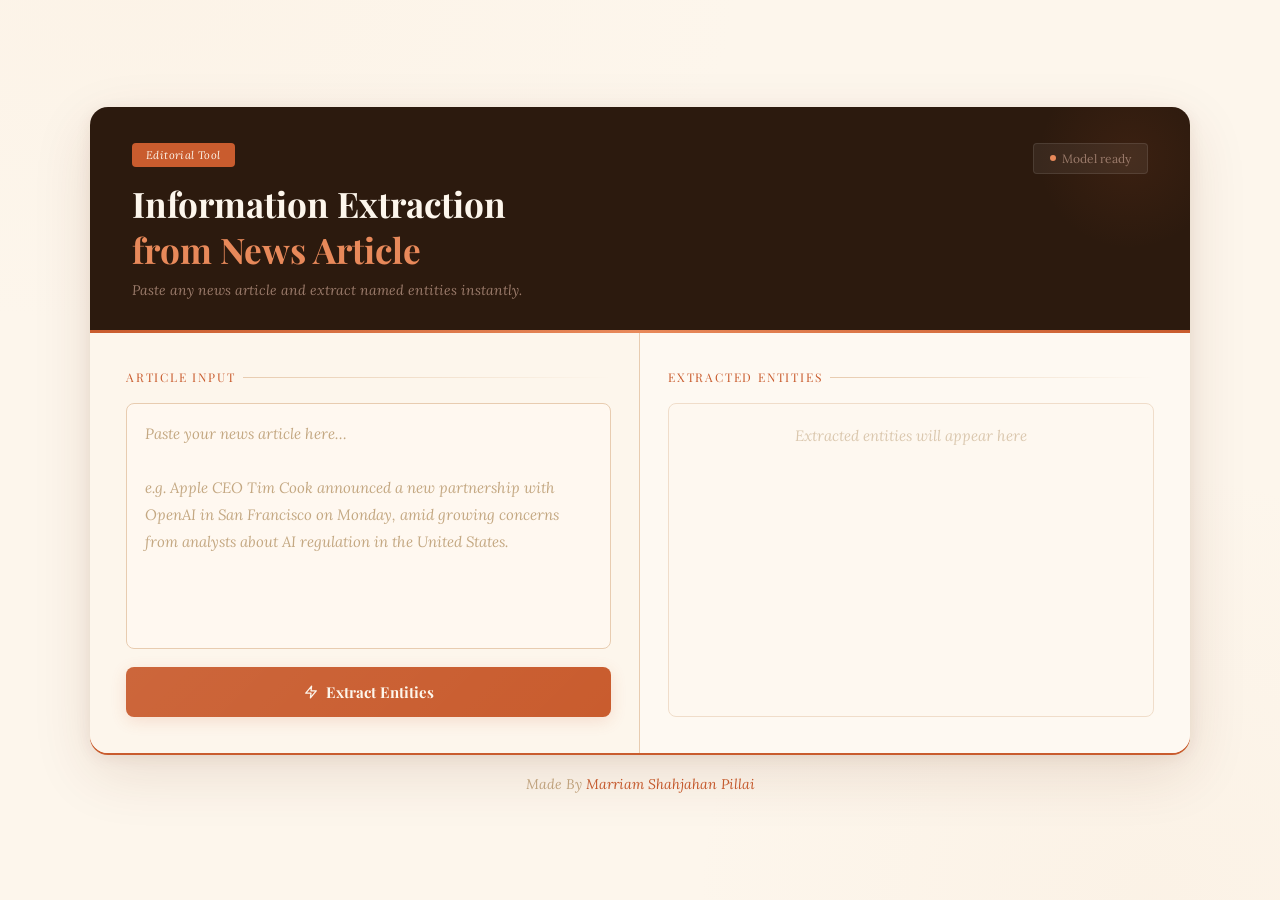
<file: index.html>
<!DOCTYPE html>
<html lang="en">
<head>

<meta charset="UTF-8"/>
<meta name="viewport" content="width=device-width,initial-scale=1.0"/>

<title>Information Extraction from News Article</title>

<link href="https://fonts.googleapis.com/css2?family=Playfair+Display:ital,wght@0,700;1,400&family=Lora:ital,wght@0,400;0,500;1,400&display=swap" rel="stylesheet"/>

<link rel="stylesheet" href="/static/style.css">

</head>

<body>

<div class="outer">

  <!-- Header -->
  <div class="hdr">
    <div class="hdr-inner">

      <div>
        <div class="badge">Editorial Tool</div>

        <h1>
          Information Extraction<br>
          <span>from News Article</span>
        </h1>

        <p class="hdr-sub">
          Paste any news article and extract named entities instantly.
        </p>
      </div>

      <div class="status-pill">
        <span class="dot"></span>
        Model ready
      </div>

    </div>
  </div>

  <!-- Panels -->
  <div class="panels">

    <!-- Left -->
    <div class="left">

      <div class="panel-label">Article Input</div>

      <textarea id="articleInput" placeholder="Paste your news article here…

e.g. Apple CEO Tim Cook announced a new partnership with OpenAI in San Francisco on Monday, amid growing concerns from analysts about AI regulation in the United States."></textarea>

      <button class="btn" id="extractBtn" onclick="extractEntities()">

        <svg width="14" height="14" viewBox="0 0 24 24" fill="none" stroke="currentColor" stroke-width="2.2" stroke-linecap="round" stroke-linejoin="round">
          <polygon points="13 2 3 14 12 14 11 22 21 10 12 10 13 2"/>
        </svg>

        <span class="btn-text">Extract Entities</span>

      </button>

    </div>

    <!-- Right -->
    <div class="right">

      <div class="panel-label">Extracted Entities</div>

      <div class="output watermark" id="outputBox">
Extracted entities will appear here
</div>

    </div>

  </div>

</div>

<footer>
Made By <span>Marriam Shahjahan Pillai</span>
</footer>

<script src="/static/script.js"></script>

</body>
</html>
</file>
<file: static/style.css>
*,*::before,*::after{
  box-sizing:border-box;
  margin:0;
  padding:0;
}

:root{
  --cream:      #fdf6ec;
  --cream-soft: #fef9f2;
  --cream-warm: #fff8f0;
  --terra:      #c95c2e;
  --terra-dark: #a84520;
  --terra-light:#e8895a;
  --border:     #e8ccb0;
  --border-mid: #e8c0a8;
  --tag-bg:     #fce8dc;
  --tag-text:   #7a2c0e;
  --brown:      #2c1a0e;
  --text-muted: #9a7a6a;
  --text-light: #c4a882;
}

/* ── BODY ── */
body{
  font-family:'Lora',serif;
  background:var(--cream);
  background-image:
    radial-gradient(ellipse 80% 60% at 10% 0%,#f5e0c820,transparent 60%),
    radial-gradient(ellipse 60% 80% at 90% 100%,#e8c4a015,transparent 60%);
  min-height:100vh;
  display:flex;
  flex-direction:column;
  align-items:center;
  justify-content:center;
  padding:40px 20px;
}

/* ── OUTER CARD ── */
.outer{
  width:100%;
  max-width:1100px;
  background:var(--cream);
  border-radius:18px;
  box-shadow:
    0 2px 0 var(--terra),
    0 20px 60px rgba(100,40,10,.12),
    0 4px 16px rgba(100,40,10,.08);
  overflow:hidden;
  animation:fadeUp .55s ease both;
}

@keyframes fadeUp{
  from{opacity:0;transform:translateY(20px);}
  to{opacity:1;transform:translateY(0);}
}

/* ── HEADER ── */
.hdr{
  background:var(--brown);
  padding:36px 42px 34px;
  position:relative;
  overflow:hidden;
}

.hdr::before{
  content:'';position:absolute;
  top:-50px;right:-40px;
  width:200px;height:200px;
  background:radial-gradient(circle,#c95c2e18,transparent 65%);
}

.hdr::after{
  content:'';position:absolute;
  bottom:0;left:0;right:0;height:3px;
  background:linear-gradient(90deg,var(--terra),var(--terra-light),var(--terra));
}

.hdr-inner{
  position:relative;z-index:1;
  display:flex;align-items:flex-start;
  justify-content:space-between;flex-wrap:wrap;gap:12px;
}

.badge{
  display:inline-block;
  background:var(--terra);
  color:var(--cream);
  font-family:'Lora',serif;
  font-style:italic;
  font-size:11px;
  padding:5px 14px;
  border-radius:4px;
  margin-bottom:14px;
  letter-spacing:.4px;
}

h1{
  font-family:'Playfair Display',serif;
  font-size:2.2rem;
  font-weight:700;
  color:var(--cream);
  line-height:1.3;
}

h1 span{color:var(--terra-light);}

.hdr-sub{
  font-size:14px;
  color:var(--text-muted);
  margin-top:9px;
  font-style:italic;
}

.status-pill{
  display:inline-flex;align-items:center;gap:6px;
  background:#ffffff10;border:1px solid #ffffff18;
  color:#9a7a6a;font-size:12px;
  padding:7px 16px;border-radius:4px;
}

.dot{
  width:6px;height:6px;border-radius:50%;
  background:var(--terra-light);
  animation:pulse 2s ease-in-out infinite;
}

@keyframes pulse{
  0%,100%{opacity:1;}
  50%{opacity:.4;}
}

/* ── PANELS ── */
.panels{display:grid;grid-template-columns:1fr 1fr;}

.left{
  padding:36px 28px 36px 36px;
  border-right:1.5px solid var(--border);
  display:flex;flex-direction:column;gap:18px;
  background:var(--cream);
}

.right{
  padding:36px 36px 36px 28px;
  background:var(--cream-soft);
  display:flex;flex-direction:column;gap:18px;
  min-height:420px;
}

/* ── PANEL LABEL ── */
.panel-label{
  font-family:'Playfair Display',serif;
  font-size:12px;color:var(--terra);
  letter-spacing:1.8px;text-transform:uppercase;
  display:flex;align-items:center;gap:8px;
}

.panel-label::after{
  content:'';flex:1;height:1px;
  background:linear-gradient(90deg,var(--border),transparent);
}

/* ── TEXTAREA ── */
textarea{
  width:100%;flex:1;min-height:240px;
  background:var(--cream-warm);
  border:1.5px solid var(--border);border-radius:8px;
  padding:16px 18px;
  font-size:15px;font-family:'Lora',serif;
  line-height:1.8;color:#5a3020;
  resize:none;outline:none;
  transition:border-color .25s,box-shadow .25s;
}

textarea::placeholder{color:var(--text-light);font-style:italic;}

textarea:focus{
  border-color:#c95c2e55;
  box-shadow:0 0 0 4px #c95c2e0a;
}

/* ── BUTTON ── */
.btn{
  width:100%;padding:15px;
  font-size:15px;font-family:'Playfair Display',serif;font-weight:700;
  background:var(--terra);border:none;border-radius:8px;
  color:var(--cream);cursor:pointer;
  display:flex;align-items:center;justify-content:center;gap:8px;
  transition:transform .2s,box-shadow .2s,background .2s;
  box-shadow:0 4px 16px #c95c2e28;
  position:relative;overflow:hidden;
}

.btn::before{
  content:'';position:absolute;inset:0;
  background:linear-gradient(135deg,#ffffff10,transparent);
}

.btn:hover:not(:disabled){
  background:var(--terra-dark);
  transform:translateY(-2px);
  box-shadow:0 8px 22px #c95c2e35;
}

.btn:active:not(:disabled){transform:translateY(0);}

.btn:disabled{opacity:.5;cursor:not-allowed;}

.btn svg,.btn-text{position:relative;}

/* ── OUTPUT BOX ── */
.output{
  flex:1;
  border:1.5px solid var(--border);
  border-radius:8px;
  background:var(--cream-warm);
  padding:22px 24px;
  overflow-y:auto;
  max-height:460px;
  min-height:240px;
  display:block !important;
  font-style:normal;
  color:var(--tag-text);
}

/* ── RESULT HEADER ── */
.result-header{
  font-family:'Playfair Display',serif;
  font-size:11px;
  font-weight:700;
  letter-spacing:2.5px;
  text-transform:uppercase;
  color:var(--terra);
  display:flex;
  align-items:center;
  gap:8px;
  padding-bottom:14px;
  margin-bottom:16px;
  border-bottom:1.5px solid var(--border);
}

/* ── ENTITY SECTION ── */
.entity-section{
  margin-bottom:4px;
  animation:fadeIn .4s ease both;
  display:block;
  width:100%;
}

@keyframes fadeIn{
  from{opacity:0;transform:translateY(8px);}
  to{opacity:1;transform:translateY(0);}
}

/* ── ENTITY TYPE HEADING ── */
.entity-type{
  font-family:'Playfair Display',serif;
  font-size:11px;
  font-weight:700;
  color:var(--terra);
  letter-spacing:2px;
  text-transform:uppercase;
  margin-bottom:10px;
  display:flex;
  align-items:center;
  gap:8px;
  width:100%;
}

.entity-icon{
  font-size:13px;
  line-height:1;
}

.entity-count{
  margin-left:auto;
  background:var(--tag-bg);
  border:1px solid var(--border-mid);
  color:var(--terra);
  font-family:'Lora',serif;
  font-size:10px;
  font-style:normal;
  font-weight:500;
  letter-spacing:.5px;
  padding:1px 8px;
  border-radius:20px;
}

/* ── TAG LIST ── */
.tag-list{
  display:flex;
  flex-direction:column;
  gap:8px;
  align-items:flex-start;
  width:100%;
}

/* ── TAG ── */
.tag{
  background:var(--tag-bg);
  border:1.5px solid var(--border-mid);
  color:#7a2c0e;
  font-size:14px;
  font-family:'Lora',serif;
  padding:7px 18px;
  border-radius:20px;
  width:fit-content;
  animation:tagIn .3s ease both;
  cursor:default;
  transition:transform .15s,box-shadow .15s;
}

.tag:hover{
  transform:translateY(-1px);
  box-shadow:0 4px 12px rgba(201,92,46,0.18);
}

@keyframes tagIn{
  from{opacity:0;transform:scale(.88);}
  to{opacity:1;transform:scale(1);}
}

/* ── DIVIDER ── */
.divider{
  height:1.5px;
  background:var(--border);
  margin:16px 0;
}

/* ── EMPTY / LOADING STATES ── */
.empty-state{
  height:100%;
  min-height:180px;
  display:flex;
  flex-direction:column;
  align-items:center;
  justify-content:center;
  gap:12px;
  text-align:center;
}

.empty-icon{
  width:48px;height:48px;
  border:1.5px solid var(--border);
  border-radius:50%;
  display:flex;align-items:center;justify-content:center;
  color:var(--border-mid);
}

.empty-state p{
  font-size:13.5px;
  color:var(--text-light);
  font-style:italic;
  line-height:1.6;
}

.loading-state{
  height:100%;min-height:180px;
  display:flex;flex-direction:column;
  align-items:center;justify-content:center;gap:14px;
}

.spinner{
  width:30px;height:30px;
  border:2px solid var(--border);
  border-top-color:var(--terra);
  border-radius:50%;
  animation:spin .8s linear infinite;
}

@keyframes spin{to{transform:rotate(360deg);}}

.loading-state p{
  font-size:13px;
  color:var(--text-muted);
  font-style:italic;
}

/* ── WATERMARK (initial state) ── */
.watermark{
  display:flex;
  align-items:center;
  justify-content:center;
  font-family:'Lora',serif;
  color:var(--text-light);
  font-style:italic;
  font-size:15px;
  opacity:.6;
  text-align:center;
  height:100%;
  min-height:200px;
}

/* ── FOOTER ── */
footer{
  margin-top:22px;
  font-size:14px;
  color:var(--text-light);
  font-style:italic;
  text-align:center;
}

footer span{color:var(--terra);}

/* ── RESPONSIVE ── */
@media(max-width:720px){
  .panels{grid-template-columns:1fr;}
  .left{border-right:none;border-bottom:1.5px solid var(--border);}
  .status-pill{display:none;}
}
</file>
